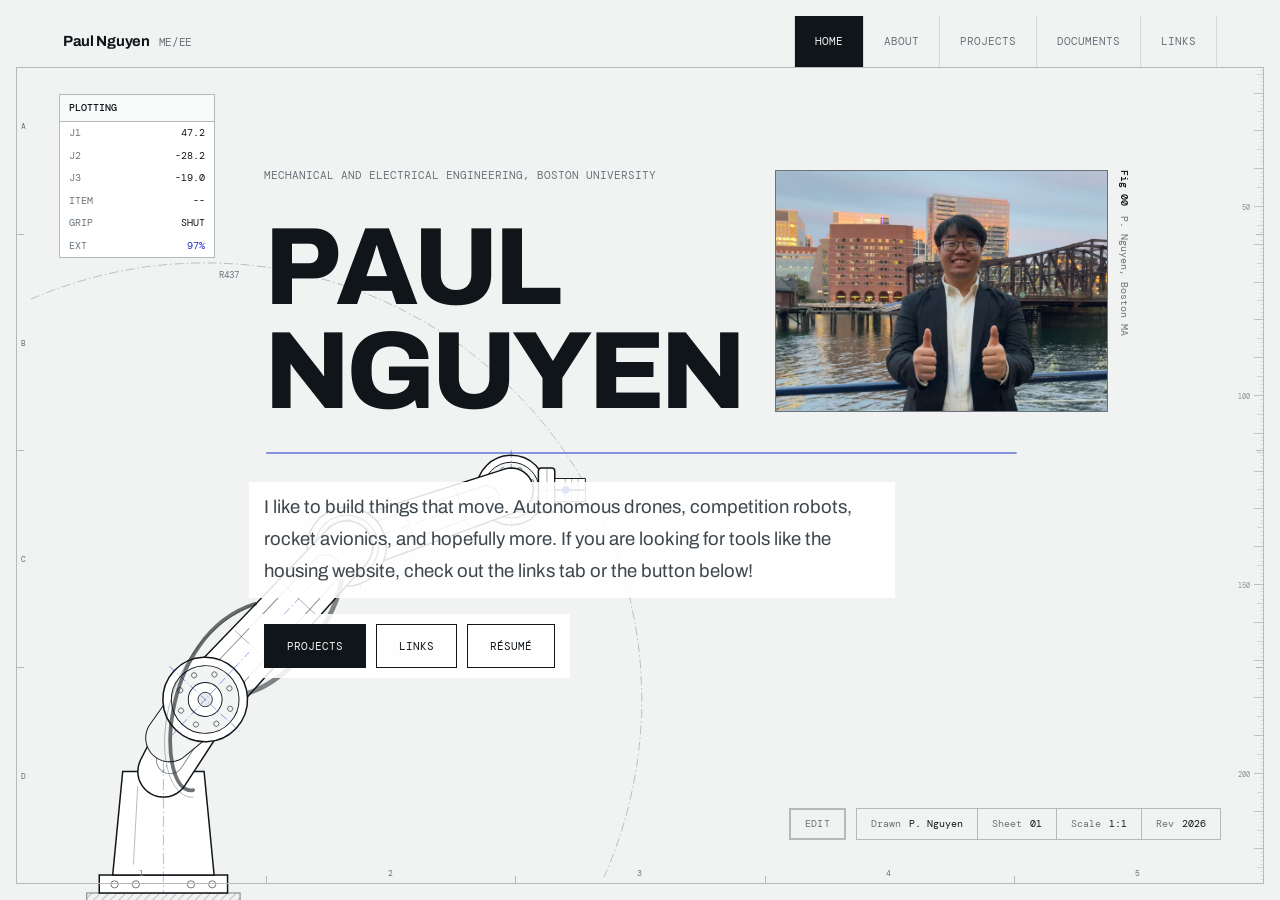
<file: index.html>
<!DOCTYPE html>
<html lang="en">
<head>
<meta charset="UTF-8">
<meta name="viewport" content="width=device-width, initial-scale=1.0">
<title>Paul Nguyen</title>
<meta name="description" content="Paul Nguyen. Mechanical and electrical engineering at Boston University. Rocket structures, autonomous drones, competition robots, and a shelf of browser tools.">
<link rel="preconnect" href="https://fonts.googleapis.com">
<link rel="preconnect" href="https://fonts.gstatic.com" crossorigin>
<link href="https://fonts.googleapis.com/css2?family=Archivo:wght@400..800&family=DM+Mono:wght@400;500&display=swap" rel="stylesheet">
<link rel="stylesheet" href="assets/styles.css">
<link rel="icon" href="assets/favicon.svg" type="image/svg+xml">
<link rel="alternate icon" href="assets/favicon.ico" sizes="32x32">
<link rel="apple-touch-icon" href="assets/apple-touch-icon.png">
</head>
<body data-page="home">

<div class="frame" id="frame" aria-hidden="true"></div>

<div class="stage" id="stage" aria-hidden="true">
  <svg id="arm" xmlns="http://www.w3.org/2000/svg">
    <defs>
      <pattern id="hatch" width="6" height="6" patternUnits="userSpaceOnUse" patternTransform="rotate(45)">
        <line x1="0" y1="0" x2="0" y2="6" stroke="#10151A" stroke-width=".8"/>
      </pattern>
    </defs>
    <g id="gEnv"></g>
    <g id="gBase"></g>
    <g id="gChain"></g>
    <g id="gStrut"></g>
  </svg>
</div>

<div class="note">
  <b id="nMode">idle</b>
  <dl>
    <dt>J1</dt><dd id="nJ1">0.0</dd>
    <dt>J2</dt><dd id="nJ2">0.0</dd>
    <dt>J3</dt><dd id="nJ3">0.0</dd>
    <dt>ITEM</dt><dd id="nI">--</dd>
    <dt>GRIP</dt><dd id="nP">OPEN</dd>
    <dt>EXT</dt><dd id="nR" class="m">0%</dd>
  </dl>
</div>

<header class="bar">
  <a class="brand" href="index.html">Paul Nguyen <s>ME/EE</s></a>
  <nav class="tabs" id="tabs" aria-label="Sections"></nav>
</header>

<main class="shell" id="shell">

  <section class="view on" data-view="home">
    <div class="hero">
      <div class="htop">
      <div class="hrow">
        <div class="hcol">
          <div class="over">Mechanical and electrical engineering, Boston University</div>
          <h1><span><i>P</i><i>A</i><i>U</i><i>L</i></span><span><i>N</i><i>G</i><i>U</i><i>Y</i><i>E</i><i>N</i></span></h1>
        </div>
        <figure class="fig me">
          <div class="plate">
            <img src="assets/paul-portrait.jpg" alt="Paul Nguyen" loading="lazy">
            <span class="fn">assets/paul-portrait.jpg</span>
          </div>
          <figcaption class="cap"><b>Fig 00</b>P. Nguyen, Boston MA</figcaption>
        </figure>
      </div>
      <svg class="ruleplot" id="plot" viewBox="0 0 200 22" preserveAspectRatio="none"><path id="plotPath" d="M 0.5 11 L 199.5 11"/></svg>
      </div>
      <p>I like to build things that move. Autonomous drones, competition robots, rocket avionics, and hopefully more. If you are looking for tools like the housing website, check out the links tab or the button below!</p>
      <div class="go">
        <a href="projects.html">Projects</a>
        <a class="alt" href="links.html">Links</a>
        <a class="alt" href="documents.html">Résumé</a>
      </div>
    </div>
  </section>

</main>

<div class="titleblock">
  <div class="tbrow">
    <div class="edit">
      <button id="editOn" type="button" aria-pressed="false">Edit</button>
      <button id="editReset" type="button" hidden>Reset</button>
    </div>
    <div>
    <span><em>Drawn</em>P. Nguyen</span>
    <span><em>Sheet</em><i id="tbSheet" style="font-style:normal">01</i></span>
    <span><em>Scale</em>1:1</span>
    <span><em>Rev</em><i id="tbYear" style="font-style:normal"></i></span>
    </div>
  </div>
</div>

<script src="assets/content.js"></script>
<script src="assets/site.js"></script>
<script src="assets/arm.js"></script>
<script src="assets/letters.js"></script>
</body>
</html>
</file>
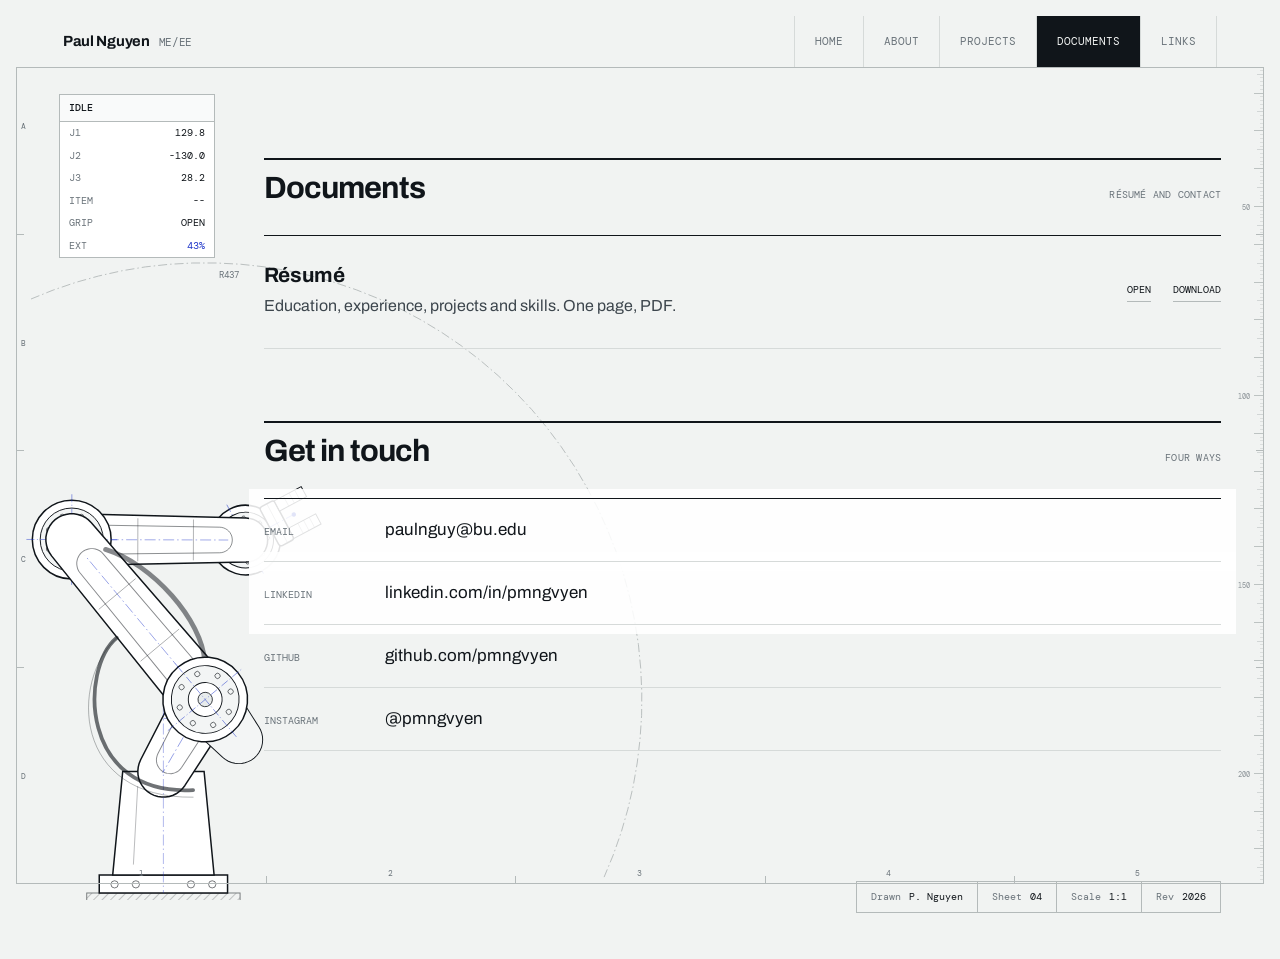
<file: documents.html>
<!DOCTYPE html>
<html lang="en">
<head>
<meta charset="UTF-8">
<meta name="viewport" content="width=device-width, initial-scale=1.0">
<title>Documents · Paul Nguyen</title>
<meta name="description" content="Resume and documents for Paul Nguyen, mechanical and electrical engineering at Boston University.">
<link rel="preconnect" href="https://fonts.googleapis.com">
<link rel="preconnect" href="https://fonts.gstatic.com" crossorigin>
<link href="https://fonts.googleapis.com/css2?family=Archivo:wght@400..800&family=DM+Mono:wght@400;500&display=swap" rel="stylesheet">
<link rel="stylesheet" href="assets/styles.css">
<link rel="icon" href="assets/favicon.svg" type="image/svg+xml">
<link rel="alternate icon" href="assets/favicon.ico" sizes="32x32">
<link rel="apple-touch-icon" href="assets/apple-touch-icon.png">
</head>
<body data-page="docs">

<div class="frame" id="frame" aria-hidden="true"></div>

<div class="stage" id="stage" aria-hidden="true">
  <svg id="arm" xmlns="http://www.w3.org/2000/svg">
    <defs>
      <pattern id="hatch" width="6" height="6" patternUnits="userSpaceOnUse" patternTransform="rotate(45)">
        <line x1="0" y1="0" x2="0" y2="6" stroke="#10151A" stroke-width=".8"/>
      </pattern>
    </defs>
    <g id="gEnv"></g>
    <g id="gBase"></g>
    <g id="gChain"></g>
    <g id="gStrut"></g>
  </svg>
</div>

<div class="note">
  <b id="nMode">idle</b>
  <dl>
    <dt>J1</dt><dd id="nJ1">0.0</dd>
    <dt>J2</dt><dd id="nJ2">0.0</dd>
    <dt>J3</dt><dd id="nJ3">0.0</dd>
    <dt>ITEM</dt><dd id="nI">--</dd>
    <dt>GRIP</dt><dd id="nP">OPEN</dd>
    <dt>EXT</dt><dd id="nR" class="m">0%</dd>
  </dl>
</div>

<header class="bar">
  <a class="brand" href="index.html">Paul Nguyen <s>ME/EE</s></a>
  <nav class="tabs" id="tabs" aria-label="Sections"></nav>
</header>

<main class="shell" id="shell">

  <section class="view on" data-view="docs">
    <div class="band"><h2>Documents</h2><span class="tag">Résumé and contact</span></div>

    <div class="file" data-target>
      <div>
        <h3>Résumé</h3>
        <p>Education, experience, projects and skills. One page, PDF.</p>
      </div>
      <div class="out">
        <a data-resume="view" href="#" target="_blank" rel="noopener">Open</a>
        <a data-resume="dl" href="#" download="Paul-Nguyen-Resume.pdf">Download</a>
      </div>
    </div>

    <div class="band" style="margin-top:72px"><h2>Get in touch</h2><span class="tag">Four ways</span></div>
    <div class="reach">
      <a href="mailto:paulnguy@bu.edu" data-target><span class="k">Email</span><span class="v">paulnguy@bu.edu</span></a>
      <a href="https://www.linkedin.com/in/pmngvyen/" target="_blank" rel="noopener" data-target><span class="k">LinkedIn</span><span class="v">linkedin.com/in/pmngvyen</span></a>
      <a href="https://github.com/pmngvyen" target="_blank" rel="noopener" data-target><span class="k">GitHub</span><span class="v">github.com/pmngvyen</span></a>
      <a href="https://instagram.com/pmngvyen/" target="_blank" rel="noopener" data-target><span class="k">Instagram</span><span class="v">@pmngvyen</span></a>
    </div>
  </section>

</main>

<div class="titleblock">
  <div>
    <span><em>Drawn</em>P. Nguyen</span>
    <span><em>Sheet</em><i id="tbSheet" style="font-style:normal">01</i></span>
    <span><em>Scale</em>1:1</span>
    <span><em>Rev</em><i id="tbYear" style="font-style:normal"></i></span>
  </div>
</div>

<script src="assets/content.js"></script>
<script src="assets/site.js"></script>
<script src="assets/arm.js"></script>
</body>
</html>
</file>
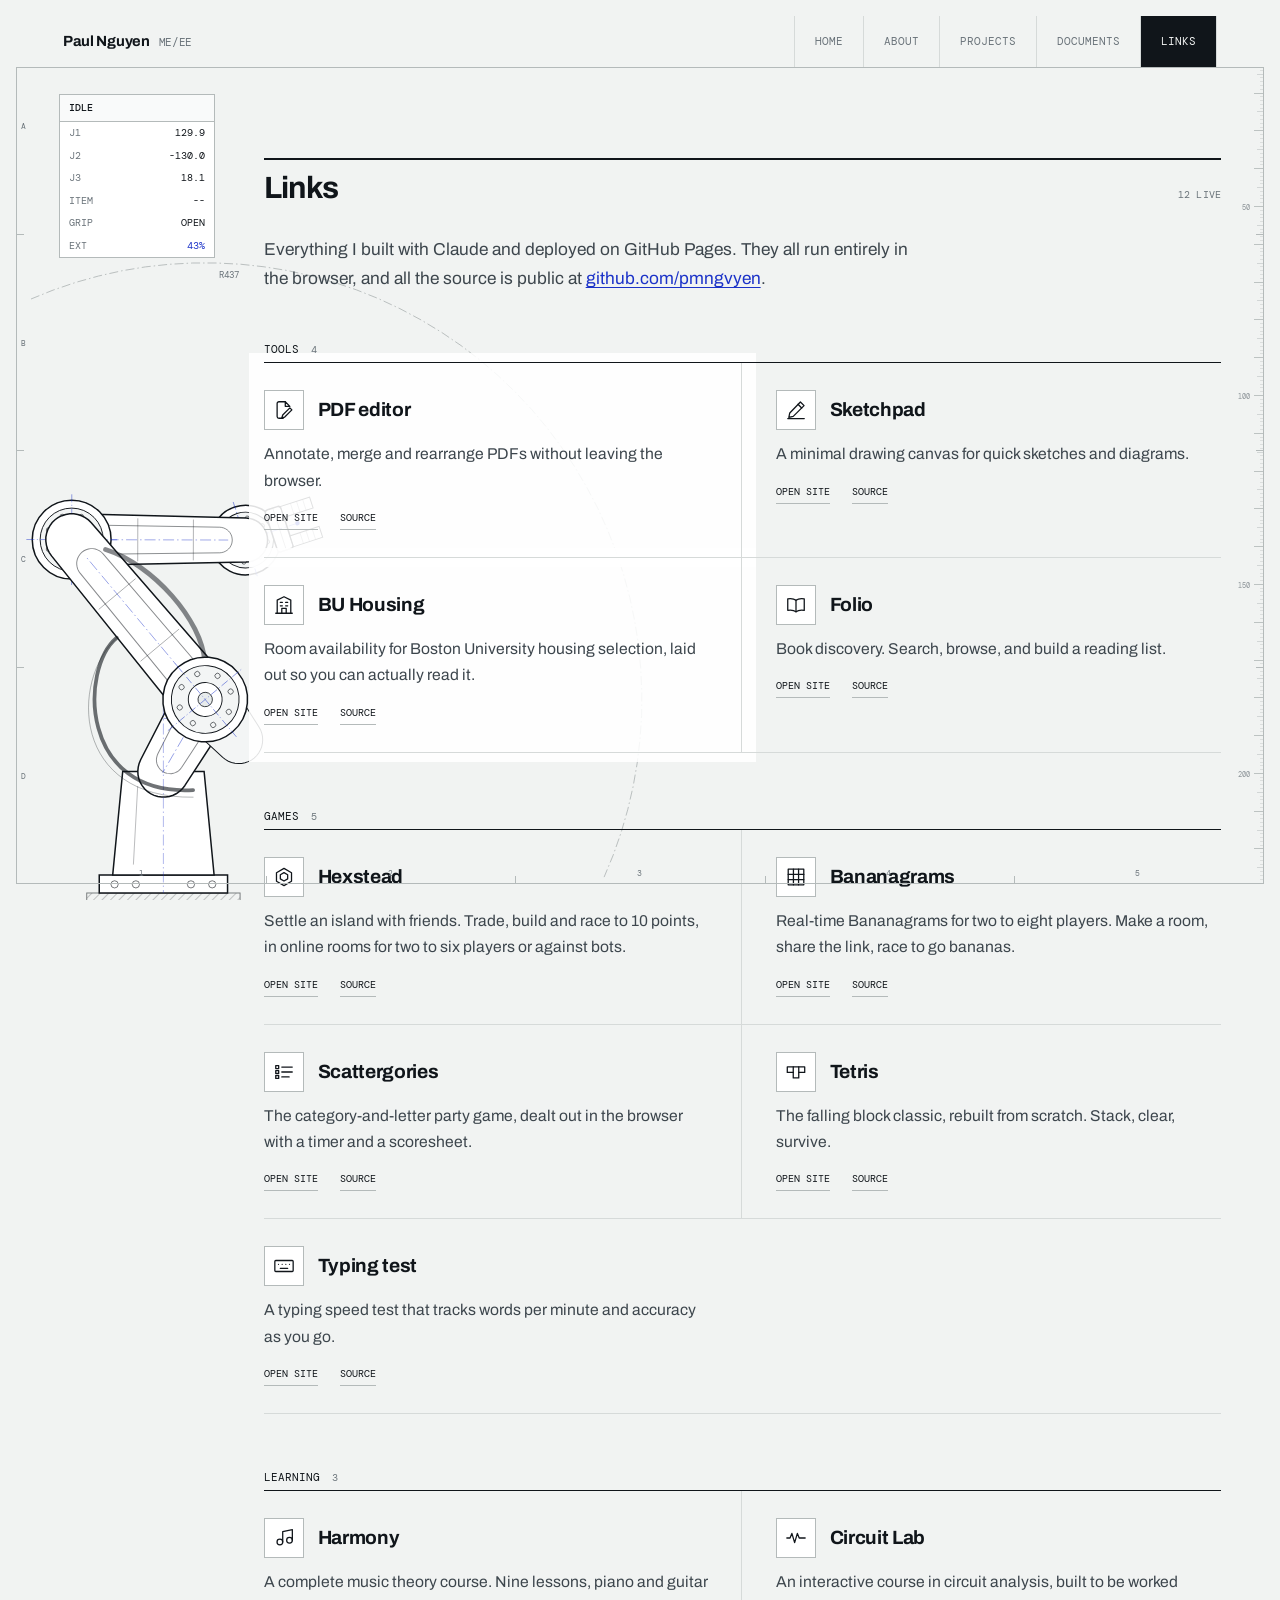
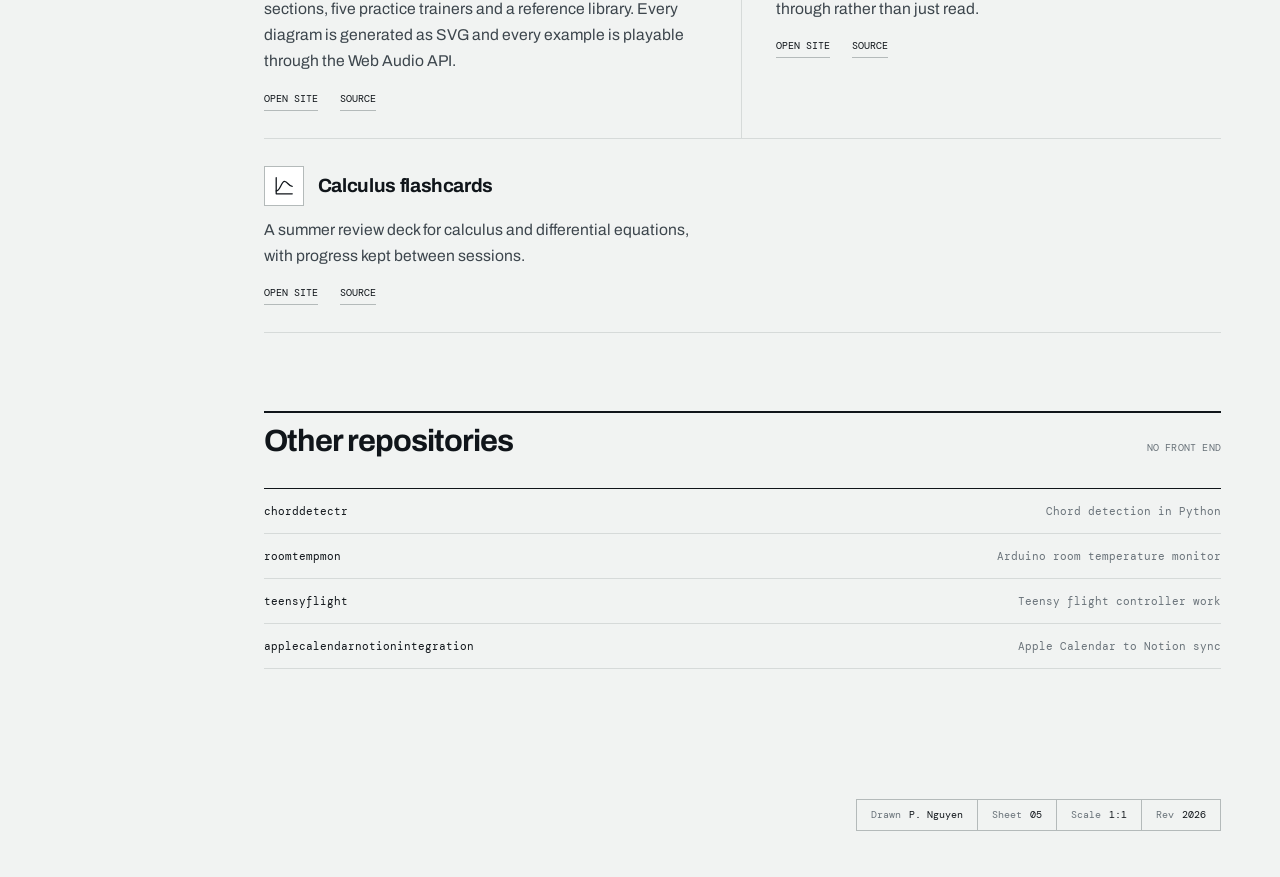
<file: links.html>
<!DOCTYPE html>
<html lang="en">
<head>
<meta charset="UTF-8">
<meta name="viewport" content="width=device-width, initial-scale=1.0">
<title>Links · Paul Nguyen</title>
<meta name="description" content="Browser tools and games built and deployed by Paul Nguyen, with source on GitHub.">
<link rel="preconnect" href="https://fonts.googleapis.com">
<link rel="preconnect" href="https://fonts.gstatic.com" crossorigin>
<link href="https://fonts.googleapis.com/css2?family=Archivo:wght@400..800&family=DM+Mono:wght@400;500&display=swap" rel="stylesheet">
<link rel="stylesheet" href="assets/styles.css">
<link rel="icon" href="assets/favicon.svg" type="image/svg+xml">
<link rel="alternate icon" href="assets/favicon.ico" sizes="32x32">
<link rel="apple-touch-icon" href="assets/apple-touch-icon.png">
</head>
<body data-page="apps">

<div class="frame" id="frame" aria-hidden="true"></div>

<div class="stage" id="stage" aria-hidden="true">
  <svg id="arm" xmlns="http://www.w3.org/2000/svg">
    <defs>
      <pattern id="hatch" width="6" height="6" patternUnits="userSpaceOnUse" patternTransform="rotate(45)">
        <line x1="0" y1="0" x2="0" y2="6" stroke="#10151A" stroke-width=".8"/>
      </pattern>
    </defs>
    <g id="gEnv"></g>
    <g id="gBase"></g>
    <g id="gChain"></g>
    <g id="gStrut"></g>
  </svg>
</div>

<div class="note">
  <b id="nMode">idle</b>
  <dl>
    <dt>J1</dt><dd id="nJ1">0.0</dd>
    <dt>J2</dt><dd id="nJ2">0.0</dd>
    <dt>J3</dt><dd id="nJ3">0.0</dd>
    <dt>ITEM</dt><dd id="nI">--</dd>
    <dt>GRIP</dt><dd id="nP">OPEN</dd>
    <dt>EXT</dt><dd id="nR" class="m">0%</dd>
  </dl>
</div>

<header class="bar">
  <a class="brand" href="index.html">Paul Nguyen <s>ME/EE</s></a>
  <nav class="tabs" id="tabs" aria-label="Sections"></nav>
</header>

<main class="shell" id="shell">

  <section class="view on" data-view="apps">
    <div class="band"><h2>Links</h2><span class="tag" id="an"></span></div>
    <p class="lede">Everything I built with Claude and deployed on GitHub Pages. They all run entirely in the browser, and all the source is public at <a href="https://github.com/pmngvyen" target="_blank" rel="noopener">github.com/pmngvyen</a>.</p>
    <div id="cat"></div>

    <div class="band" style="margin-top:78px"><h2>Other repositories</h2><span class="tag">No front end</span></div>
    <div class="plain" id="plain"></div>
  </section>

</main>

<div class="titleblock">
  <div>
    <span><em>Drawn</em>P. Nguyen</span>
    <span><em>Sheet</em><i id="tbSheet" style="font-style:normal">01</i></span>
    <span><em>Scale</em>1:1</span>
    <span><em>Rev</em><i id="tbYear" style="font-style:normal"></i></span>
  </div>
</div>

<script src="assets/content.js"></script>
<script src="assets/site.js"></script>
<script src="assets/arm.js"></script>
</body>
</html>
</file>
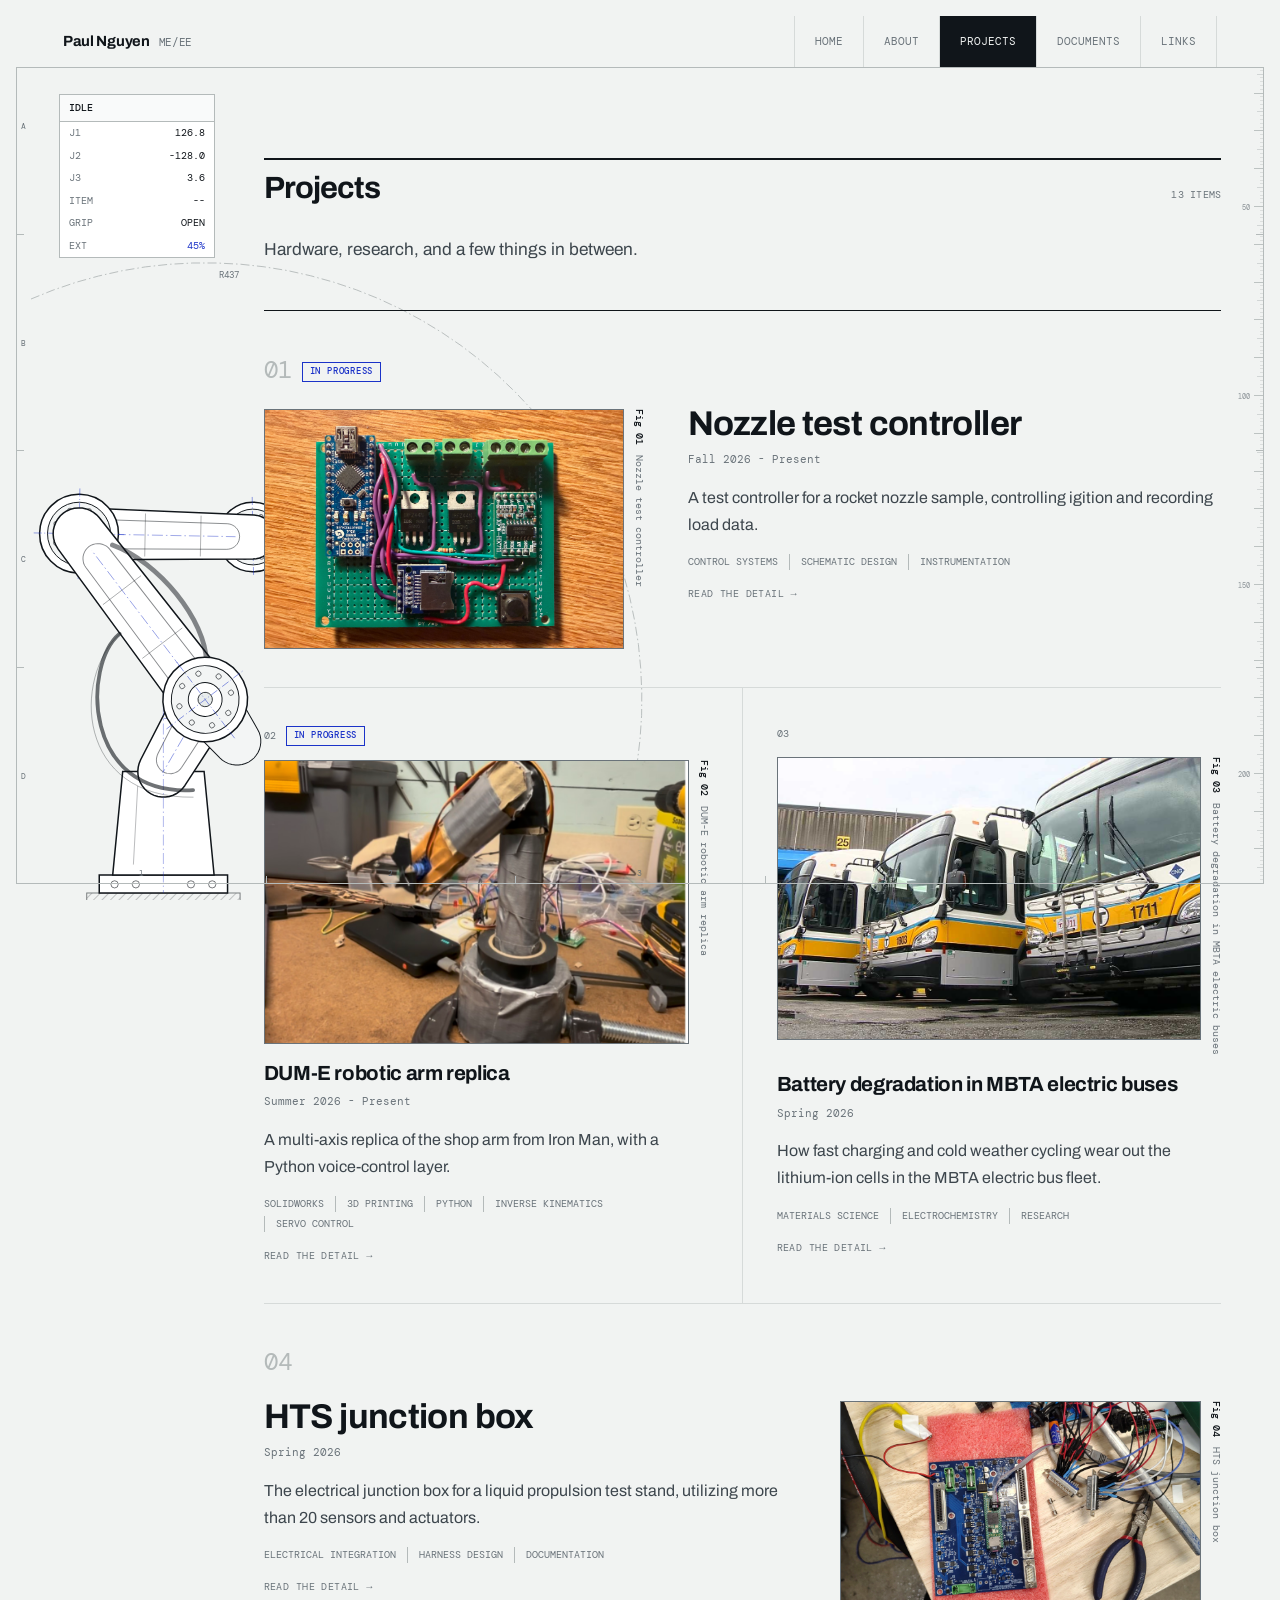
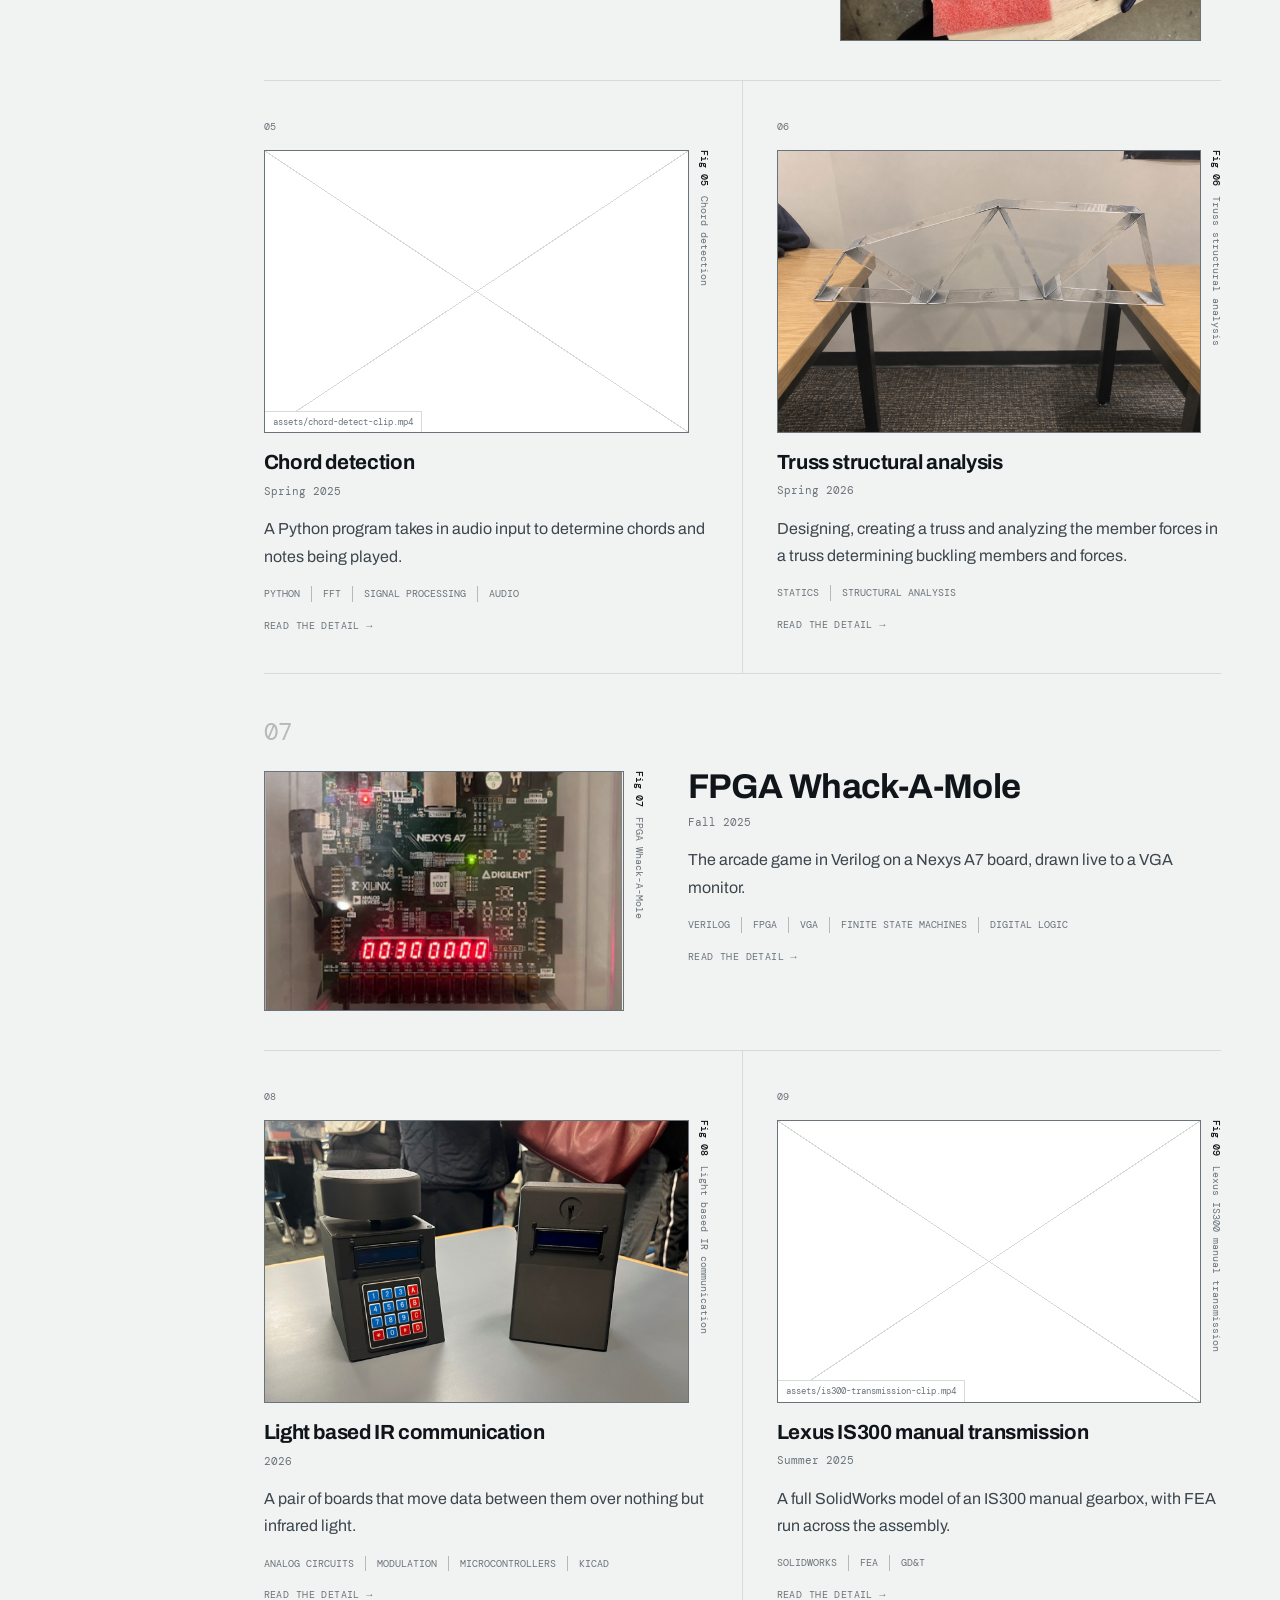
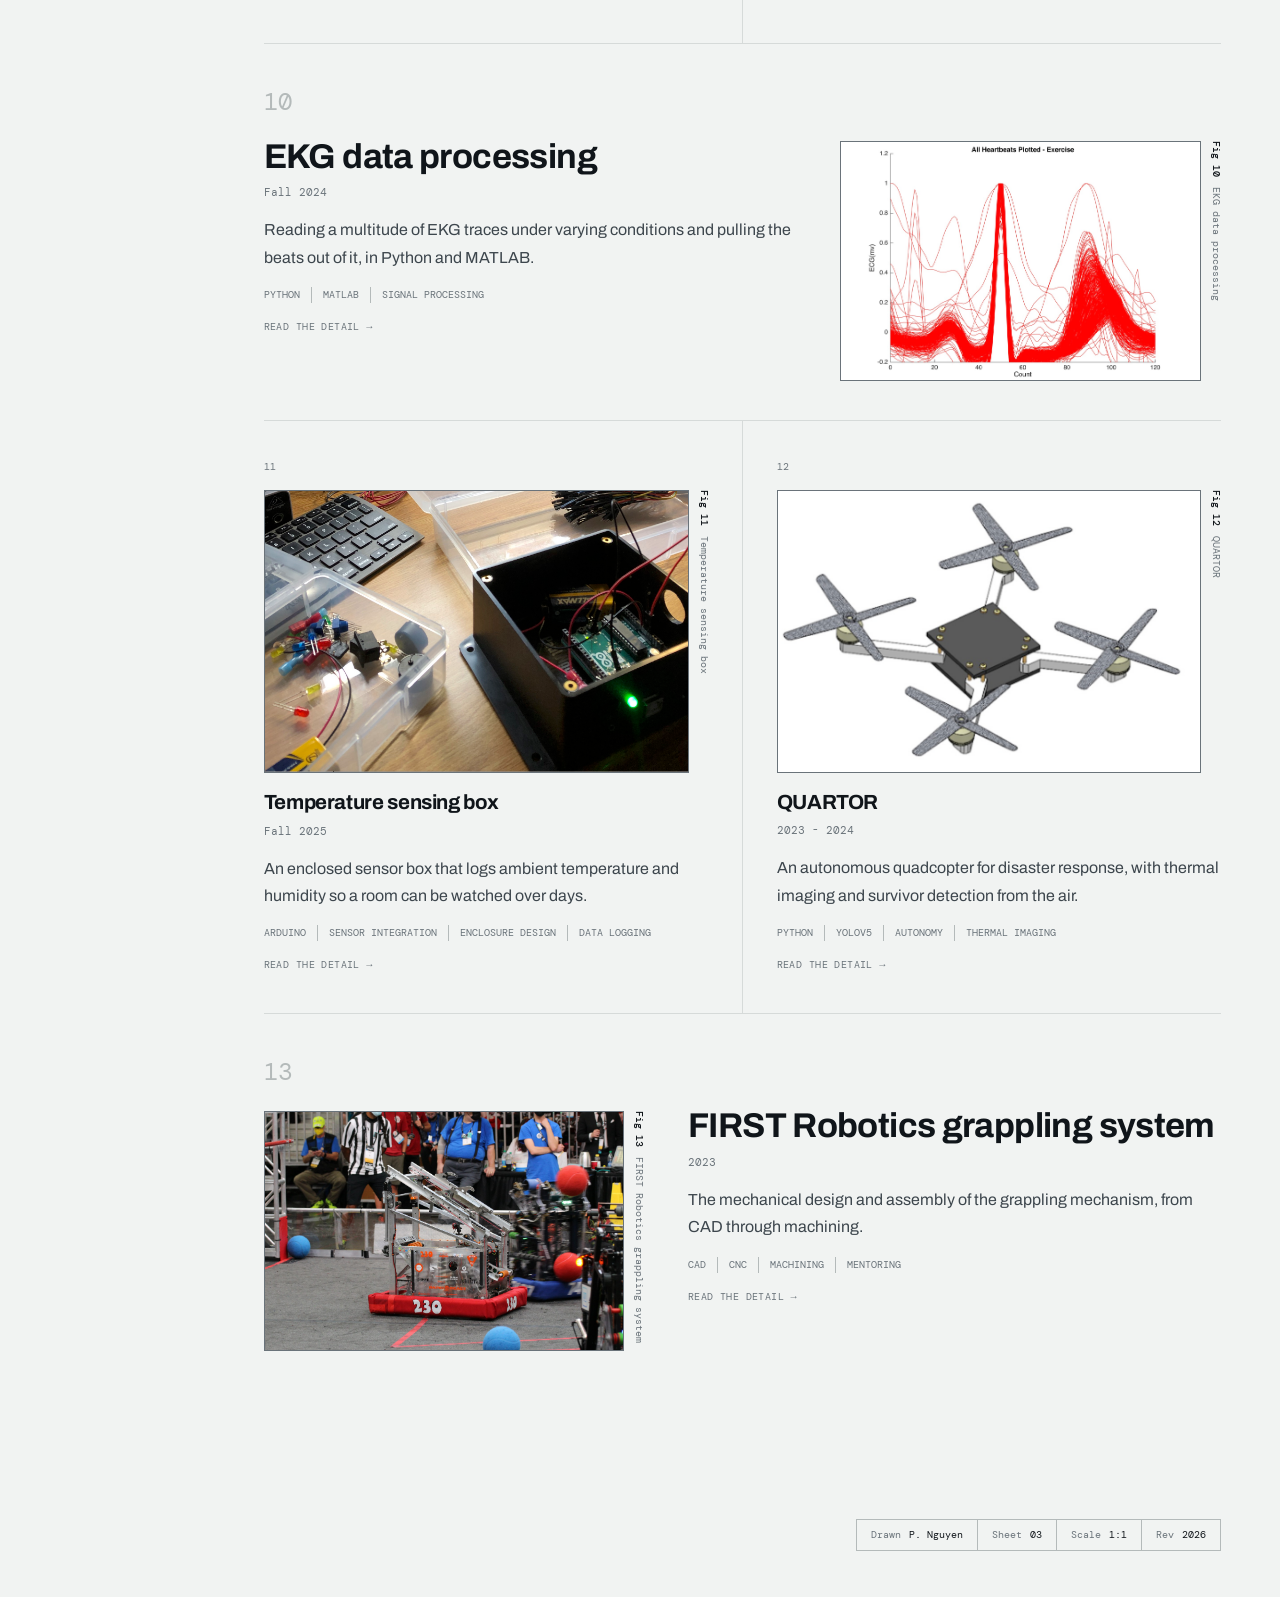
<file: projects.html>
<!DOCTYPE html>
<html lang="en">
<head>
<meta charset="UTF-8">
<meta name="viewport" content="width=device-width, initial-scale=1.0">
<title>Projects · Paul Nguyen</title>
<meta name="description" content="Projects by Paul Nguyen: a DUM-E arm replica, rocket test stand electronics, battery research, an autonomous quadcopter and more.">
<link rel="preconnect" href="https://fonts.googleapis.com">
<link rel="preconnect" href="https://fonts.gstatic.com" crossorigin>
<link href="https://fonts.googleapis.com/css2?family=Archivo:wght@400..800&family=DM+Mono:wght@400;500&display=swap" rel="stylesheet">
<link rel="stylesheet" href="assets/styles.css">
<link rel="icon" href="assets/favicon.svg" type="image/svg+xml">
<link rel="alternate icon" href="assets/favicon.ico" sizes="32x32">
<link rel="apple-touch-icon" href="assets/apple-touch-icon.png">
</head>
<body data-page="projects">

<div class="frame" id="frame" aria-hidden="true"></div>

<dialog class="sheet" id="projDlg" aria-labelledby="dlgTitle">
  <div class="sheet-head">
    <span class="sheet-no" id="dlgNo" aria-live="polite"></span>
    <button class="sheet-x" id="dlgX" type="button" aria-label="Close">&#215;</button>
  </div>
  <button class="sheet-b prev" id="dlgPrev" type="button" aria-label="Previous project">&#8249;</button>
  <button class="sheet-b next" id="dlgNext" type="button" aria-label="Next project">&#8250;</button>
  <div class="sheet-body">
    <div class="sheet-grid">
      <div class="sheet-fig" id="dlgFig"></div>
      <div class="sheet-tx">
        <h3 id="dlgTitle"></h3>
        <div class="who" id="dlgWho"></div>
        <div class="when" id="dlgWhen"></div>
        <p id="dlgBody"></p>
        <div class="spec" id="dlgSpec"></div>
        <div class="out" id="dlgOut"></div>
      </div>
    </div>
  </div>
</dialog>

<dialog class="lens" id="lens" aria-label="Enlarged view">
  <div class="lens-head">
    <span id="lensCap"></span>
    <span class="lens-no" id="lensNo"></span>
    <button class="lens-x" id="lensX" type="button" aria-label="Close">&#215;</button>
  </div>
  <div class="lens-wrap">
    <div class="lens-box" id="lensBox"></div>
    <button class="sheet-b prev" id="lensPrev" type="button" aria-label="Previous picture">&#8249;</button>
    <button class="sheet-b next" id="lensNext" type="button" aria-label="Next picture">&#8250;</button>
  </div>
</dialog>

<div class="stage" id="stage" aria-hidden="true">
  <svg id="arm" xmlns="http://www.w3.org/2000/svg">
    <defs>
      <pattern id="hatch" width="6" height="6" patternUnits="userSpaceOnUse" patternTransform="rotate(45)">
        <line x1="0" y1="0" x2="0" y2="6" stroke="#10151A" stroke-width=".8"/>
      </pattern>
    </defs>
    <g id="gEnv"></g>
    <g id="gBase"></g>
    <g id="gChain"></g>
    <g id="gStrut"></g>
  </svg>
</div>

<div class="note">
  <b id="nMode">idle</b>
  <dl>
    <dt>J1</dt><dd id="nJ1">0.0</dd>
    <dt>J2</dt><dd id="nJ2">0.0</dd>
    <dt>J3</dt><dd id="nJ3">0.0</dd>
    <dt>ITEM</dt><dd id="nI">--</dd>
    <dt>GRIP</dt><dd id="nP">OPEN</dd>
    <dt>EXT</dt><dd id="nR" class="m">0%</dd>
  </dl>
</div>

<header class="bar">
  <a class="brand" href="index.html">Paul Nguyen <s>ME/EE</s></a>
  <nav class="tabs" id="tabs" aria-label="Sections"></nav>
</header>

<main class="shell" id="shell">

  <section class="view on" data-view="projects">
    <div class="band"><h2>Projects</h2><span class="tag" id="pn"></span></div>
    <p class="lede">Hardware, research, and a few things in between.</p>
    <div class="plan" id="plan"></div>
  </section>

</main>

<div class="titleblock">
  <div>
    <span><em>Drawn</em>P. Nguyen</span>
    <span><em>Sheet</em><i id="tbSheet" style="font-style:normal">01</i></span>
    <span><em>Scale</em>1:1</span>
    <span><em>Rev</em><i id="tbYear" style="font-style:normal"></i></span>
  </div>
</div>

<script src="assets/content.js"></script>
<script src="assets/site.js"></script>
<script src="assets/arm.js"></script>
</body>
</html>
</file>
<file: assets/styles.css>
/* ===========================================================
   SHEET TOKENS
   =========================================================== */
:root{
  color-scheme: light;

  --paper:  #F1F3F2;
  --sheet:  #F9FAFA;
  --white:  #FFFFFF;

  --ink:    #10151A;
  --ink-2:  #3D464D;
  --ink-3:  #6A737A;

  --rule:   #D6DAD9;
  --rule-2: #B4BABA;

  --mark:   #1B32C8;
  --hover:  #FFFFFF;

  --mono: 'DM Mono', ui-monospace, 'SFMono-Regular', Menlo, Consolas, monospace;
  --sans: 'Archivo', system-ui, -apple-system, 'Segoe UI', Helvetica, sans-serif;

  --bar: 52px;
  --inset: 16px;
  --pad: clamp(22px, 4.6vw, 62px);
  --lane: 0px;
}
@media (min-width: 920px){ :root{ --lane: clamp(150px, 16vw, 250px); } }

*{ box-sizing: border-box; margin: 0; padding: 0; border-radius: 0; }

body{
  background: var(--paper);
  color: var(--ink);
  font-family: var(--sans);
  font-size: 16px;
  line-height: 1.66;
  min-height: 100vh;
  overflow-x: hidden;
  -webkit-font-smoothing: antialiased;
}
body::before{
  content:"";
  position: fixed; top: 0; left: 0; right: 0;
  height: var(--inset);
  background: var(--paper);
  z-index: 44;
}

a{ color: inherit; }
::selection{ background: var(--mark); color: #fff; }
:focus-visible{ outline: 2px solid var(--mark); outline-offset: 2px; }

/* ===========================================================
   DRAWING FRAME
   =========================================================== */
.frame{
  position: fixed;
  inset: var(--inset);
  border: 1px solid var(--rule-2);
  pointer-events: none;
  z-index: 40;
}
.frame i{
  position: absolute;
  font-family: var(--mono);
  font-size: 8px;
  color: var(--ink-3);
  font-style: normal;
}
@media (max-width: 919px){ :root{ --inset: 8px; } .frame i{ display: none; } }

/* ===========================================================
   TYPE
   =========================================================== */
h1,h2,h3{ font-family: var(--sans); line-height: 1.14; }
h1{ font-weight: 800; letter-spacing: -.045em; line-height: .95; }
h2{ font-weight: 700; letter-spacing: -.032em; }
h3{ font-weight: 700; letter-spacing: -.018em; }

.tag{
  font-family: var(--mono);
  font-size: .64rem;
  color: var(--ink-3);
  text-transform: uppercase;
  letter-spacing: .02em;
}

/* ===========================================================
   NAV
   =========================================================== */
.bar{
  position: fixed;
  top: var(--inset); left: var(--inset); right: var(--inset);
  height: var(--bar);
  display: flex; align-items: center; justify-content: space-between;
  gap: 14px;
  padding: 0 calc(var(--pad) - var(--inset) + 4px);
  background: var(--paper);
  border-bottom: 1px solid var(--rule-2);
  z-index: 45;
}

.brand{
  font-family: var(--sans);
  font-size: .92rem;
  font-weight: 700;
  letter-spacing: -.02em;
  text-decoration: none;
  white-space: nowrap;
  display: flex; align-items: baseline; gap: 9px;
}
.brand s{ text-decoration: none; color: var(--ink-3); font-weight: 400; font-family: var(--mono); font-size: .66rem; }

.tabs{ display: flex; align-items: stretch; overflow-x: auto; scrollbar-width: none; height: 100%; }
.tabs::-webkit-scrollbar{ display: none; }

.tab{
  appearance: none; background: none; border: 0;
  display: flex; align-items: center;
  text-decoration: none;
  border-left: 1px solid var(--rule);
  font-family: var(--mono);
  font-size: .66rem;
  text-transform: uppercase;
  color: var(--ink-3);
  padding: 0 clamp(10px, 1.6vw, 20px);
  cursor: pointer;
  white-space: nowrap;
  transition: color .15s, background .15s;
}
.tab:last-child{ border-right: 1px solid var(--rule); }
.tab:hover{ color: var(--ink); background: var(--sheet); }
.tab[aria-current]{ color: var(--paper); background: var(--ink); }

/* ===========================================================
   ARM STAGE
   =========================================================== */
.stage{
  position: fixed;
  left: 0; right: 0; bottom: 0;
  height: 150px;
  z-index: 6;
  pointer-events: none;
  background: var(--paper);
  border-top: 1px solid var(--rule-2);
}
.stage svg{ width: 100%; height: 100%; display: block; }
@media (min-width: 920px){
  .stage{ top: 0; height: auto; z-index: 1; background: none; border-top: 0; }
}

.note{
  position: fixed;
  right: calc(var(--inset) + 10px); bottom: calc(var(--inset) + 10px);
  z-index: 7;
  background: var(--white);
  border: 1px solid var(--rule-2);
  font-family: var(--mono);
  font-size: .58rem;
  pointer-events: none;
  min-width: 132px;
}
@media (min-width: 920px){
  .note{
    left: var(--pad); right: auto;
    top: calc(var(--inset) + var(--bar) + 26px); bottom: auto;
    z-index: 3;
    font-size: .62rem;
    min-width: 156px;
  }
}
.note b{
  display: block; font-weight: 500;
  padding: 5px 9px;
  border-bottom: 1px solid var(--rule-2);
  background: var(--sheet);
  text-transform: uppercase;
}
.note dl{ display: grid; grid-template-columns: auto auto; }
.note dt, .note dd{ padding: 3px 9px; }
.note dt{ color: var(--ink-3); }
.note dd{ text-align: right; font-variant-numeric: tabular-nums; }
.note dd.m{ color: var(--mark); }

/* ===========================================================
   SHELL
   =========================================================== */
.shell{
  position: relative;
  z-index: 2;
  max-width: 1460px;
  margin: 0 auto;
  padding-top: calc(var(--inset) + var(--bar) + clamp(40px, 7vw, 92px));
  padding-bottom: 190px;
  padding-left: calc(var(--pad) + var(--lane));
  padding-right: var(--pad);
}
@media (min-width: 920px){ .shell{ padding-bottom: 130px; } }

.view{ display: none; }
.view.on{ display: block; }

.band{
  display: flex; align-items: baseline; gap: 16px;
  border-top: 2px solid var(--ink);
  padding-top: 10px;
  margin-bottom: 30px;
}
.band h2{ font-size: clamp(1.3rem, 2.4vw, 2rem); }
.band .tag{ margin-left: auto; white-space: nowrap; }

.lede{
  color: var(--ink-2);
  max-width: 66ch;
  font-size: 1.08rem;
  line-height: 1.72;
  margin-bottom: 46px;
}
.lede a{ color: var(--mark); text-decoration: underline; text-underline-offset: 3px; text-decoration-thickness: 1px; }

/* ===========================================================
   HOME
   =========================================================== */
.hero{
  min-height: max(430px, calc(100vh - 380px));
  display: flex; flex-direction: column; justify-content: center;
  /* named once so the plate beside the name can be cut from the same figure */
  --title: clamp(2.5rem, 8.6vw, 7.4rem);
}
.hero .hcol{ min-width: 0; }
.hero .me{ margin: 30px 0 0; width: 100%; max-width: 380px; }
.hero .me .plate{ aspect-ratio: 3 / 2; }

/* The name and the portrait share a row and sit on the same baseline, so the
   rule beneath can run straight across under both of them rather than stopping
   where the text stops. The name column is only as wide as the name itself and
   the pair is packed to the left, so the plate sits right beside it instead of
   being pushed out to the far edge of the sheet. */
@media (min-width: 1000px){
  /* The rule is only as long as the thing it sits under, so the top block
     sizes to its own content rather than stretching across the sheet. */
  .hero .htop{ align-self: start; width: max-content; max-width: 100%; }

  /* Two columns, two rows. The strapline keeps the first row to itself and the
     name and the plate share the second, so the plate can be sized against the
     name alone rather than against the name plus the line above it, which is
     what used to leave it standing proud of the title. The column that holds
     the text is dissolved into the row rather than nested inside it, so both
     of its children become cells of this grid. */
  .hero .hrow{
    display: grid;
    grid-template-columns: minmax(0, max-content) clamp(250px, 26vw, 382px);
    grid-template-rows: auto auto;
    justify-content: start;
    align-items: end;
    column-gap: clamp(22px, 2.6vw, 40px);
  }
  .hero .hcol{ display: contents; }
  .hero .over{ grid-column: 1; grid-row: 1; min-width: 0; }
  .hero h1{ grid-column: 1; grid-row: 2; min-width: 0; }

  /* Stretched to the name's height with its ratio released, so the picture and
     the title begin and end on the same two lines. */
  /* The plate runs the full height of the text beside it, from the cap line of
     the strapline down to the name's baseline, so both columns of the block
     start and stop together. A line of type is taller than the letters in it,
     so each end is inset by the air the line box carries: a flat 3px under the
     strapline's box, and about .108em of the title above its own baseline. */
  .hero .me{
    grid-column: 2; grid-row: 1 / -1;
    max-width: none; position: relative;
    align-self: stretch;
    margin: 3px 0 calc(var(--title) * .108);
  }
  /* The picture is lifted out of the flow and pinned to the cell, so its own
     proportions cannot push the row taller than the name that sets it. */
  .hero .me .plate{ position: absolute; inset: 0; aspect-ratio: auto; }

  /* Captioned like every other plate, but lifted out of the flow here so the
     rule beneath still ends at the plate's edge rather than the caption's. */
  .hero .me .cap{
    position: absolute; left: 100%; top: 0; bottom: 0;
    margin-left: 11px;
    white-space: nowrap;
  }
}

/* A scale down the right edge of the sheet, in real millimetres, as fine as a
   rule on a drawing and meant to be noticed only when looked for. */
.frame u{
  position: absolute;
  right: 0;
  background: var(--rule-2);
  height: 1px;
}
.frame u.t{ opacity: .34; }
.frame u.f{ opacity: .5; }
.frame u.c{ opacity: .85; }
.frame b{
  position: absolute; right: 13px;
  font-family: var(--mono); font-size: 7px; font-weight: 400;
  color: var(--ink-3); opacity: .75;
}

.hero .over{
  font-family: var(--mono); font-size: .66rem;
  text-transform: uppercase; color: var(--ink-3);
  margin-bottom: clamp(18px, 3vw, 30px);
}
.hero h1{ font-size: var(--title); }
.hero h1 span{ display: block; }
.hero h1 i{ font-style: normal; display: inline-block; }
body.editing .hero h1 i{ cursor: grab; }
body.editing .hero h1 i.held{ color: var(--mark); cursor: grabbing; }

.ruleplot{ display: block; width: 100%; max-width: 760px; height: 22px; margin: 10px 0 28px; overflow: visible; }
@media (min-width: 1000px){ .hero .ruleplot{ max-width: none; margin-top: 18px; } }
.ruleplot path{ stroke: var(--mark); stroke-width: 1; fill: none; }

.hero p{
  max-width: 56ch;
  color: var(--ink-2);
  font-size: clamp(1.02rem, 1.5vw, 1.16rem);
  line-height: 1.72;
  margin-bottom: 36px;
}

.go{ display: flex; flex-wrap: wrap; gap: 10px; }
.go button, .go a{
  appearance: none; cursor: pointer;
  display: inline-block; text-decoration: none;
  font-family: var(--mono); font-size: .68rem;
  text-transform: uppercase;
  padding: 12px 22px;
  border: 1px solid var(--ink);
  background: var(--ink); color: var(--paper);
  transition: background .15s, color .15s, border-color .15s;
}
.go button.alt, .go a.alt{ background: none; color: var(--ink); }
.go button:hover, .go a:hover{ background: var(--mark); border-color: var(--mark); color: #fff; }

/* ===========================================================
   PROJECT SHEET
   =========================================================== */
.plan{ display: grid; grid-template-columns: 1fr; }

.job{
  border-top: 1px solid var(--rule);
  padding: clamp(24px, 3vw, 40px) 0;
  transition: background .15s;
}
.job:first-child{ border-top: 1px solid var(--ink); }

.jn{ font-family: var(--mono); font-size: .64rem; color: var(--ink-3); margin-bottom: 14px; }
.job:hover .jn{ color: var(--mark); }

.job h3{ margin-bottom: 8px; }
.job .when{ font-family: var(--mono); font-size: .66rem; color: var(--ink-3); margin-top: 3px; }
.job p{ color: var(--ink-2); font-size: 1rem; line-height: 1.7; margin-top: 15px; }
.job .fig{ margin-bottom: 18px; }

.feat{ --jt: clamp(1.45rem, 2.7vw, 2.15rem); }
.feat h3{ font-size: var(--jt); }
.half h3{ font-size: clamp(1.1rem, 1.6vw, 1.34rem); }
.feat .plate{ aspect-ratio: 3 / 2; }
.half .plate{ aspect-ratio: 3 / 2; }

@media (min-width: 1040px){
  .plan{ grid-template-columns: 1fr 1fr; }

  /* every third project runs the full width of the sheet, alternating the side
     its plate sits on, so the page does not read as one repeated block */
  .feat{
    grid-column: 1 / -1;
    display: grid;
    grid-template-columns: minmax(0, 5fr) minmax(0, 7fr);
    column-gap: clamp(26px, 3.4vw, 58px);
    /* the picture and the writing start together rather than the picture
       floating at the middle of a column it is not the same height as */
    align-items: start;
  }
  .feat .jn{
    grid-column: 1 / -1;
    font-size: clamp(1.25rem, 1.9vw, 1.8rem);
    color: var(--rule-2);
    margin-bottom: 14px;
  }
  .feat .fig{
    grid-column: 1; grid-row: 2; margin-bottom: 0;
    margin-top: calc(var(--jt) * .13);   /* down to the title's cap line */
  }
  .feat .jtx{ grid-column: 2; grid-row: 2; }
  .feat.flip{ grid-template-columns: minmax(0, 7fr) minmax(0, 5fr); }
  .feat.flip .fig{ grid-column: 2; }
  .feat.flip .jtx{ grid-column: 1; }

  .half{ padding-right: clamp(20px, 2.6vw, 44px); }
  .half.r{
    padding-right: 0;
    padding-left: clamp(20px, 2.6vw, 44px);
    border-left: 1px solid var(--rule);
  }
}

.spec{ margin-top: 16px; display: flex; flex-wrap: wrap; row-gap: 4px; }
.spec span{
  font-family: var(--mono); font-size: .6rem; text-transform: uppercase;
  color: var(--ink-3); padding: 0 11px; border-left: 1px solid var(--rule-2);
}
.spec span:first-child{ padding-left: 0; border-left: 0; }

/* ===========================================================
   CATALOG (web apps)
   =========================================================== */
.group{ margin-bottom: 54px; }
.group:last-child{ margin-bottom: 0; }
.gname{
  display: flex; align-items: baseline; gap: 12px;
  font-family: var(--mono); font-size: .68rem;
  text-transform: uppercase; color: var(--ink);
  margin-bottom: 4px;
}
.gname s{ text-decoration: none; color: var(--ink-3); font-size: .9em; }

.cat{ border-top: 1px solid var(--ink); }
@media (min-width: 1040px){
  .cat{ display: grid; grid-template-columns: 1fr 1fr; }
  .cat .item:nth-child(odd){ border-right: 1px solid var(--rule); padding-right: clamp(20px, 2.6vw, 38px); }
  .cat .item:nth-child(even){ padding-left: clamp(20px, 2.6vw, 38px); }
  /* a card left on its own at the end of a group takes the whole row */
  .cat .item:last-child:nth-child(odd){
    grid-column: 1 / -1;
    border-right: 0;
    padding-right: 0;
  }
}

.item{
  padding: clamp(19px, 2.2vw, 27px) 0;
  border-bottom: 1px solid var(--rule);
  transition: background .15s;
}
.item .head{ display: flex; align-items: center; gap: 14px; margin-bottom: 11px; }
.item .ic{
  width: 40px; height: 40px; flex-shrink: 0;
  border: 1px solid var(--rule-2);
  background: var(--white);
  color: var(--ink);
  display: grid; place-items: center;
  transition: border-color .15s, color .15s;
}
.item .ic svg{ width: 22px; height: 22px; display: block; }
.item:hover .ic{ border-color: var(--mark); color: var(--mark); }
.item h3 a{ text-decoration: none; transition: color .15s; }
.item:hover h3 a{ color: var(--mark); }
.item h3{ font-size: clamp(1.06rem, 1.5vw, 1.26rem); }
.item p{ color: var(--ink-2); font-size: .98rem; line-height: 1.68; margin-bottom: 16px; max-width: 50ch; }
.item .out{ display: flex; gap: 22px; }
.job .out{ display: flex; gap: 22px; margin-top: 18px; }
.item .out a, .file .out a, .job .out a{
  font-family: var(--mono); font-size: .64rem; text-transform: uppercase;
  text-decoration: none; color: var(--ink);
  border-bottom: 1px solid var(--rule-2);
  padding-bottom: 2px;
  transition: color .15s, border-color .15s;
}
.item .out a:hover, .file .out a:hover, .job .out a:hover{ color: var(--mark); border-color: var(--mark); }

.plain{ border-top: 1px solid var(--ink); }
.plain a{
  display: flex; justify-content: space-between; gap: 18px;
  padding: 13px 0; border-bottom: 1px solid var(--rule);
  text-decoration: none; transition: background .15s;
  font-family: var(--mono); font-size: .68rem;
}
.plain a:hover b{ color: var(--mark); }
.plain b{ font-weight: 400; transition: color .15s; }
.plain s{ text-decoration: none; color: var(--ink-3); text-align: right; }

/* ===========================================================
   ROWS (about)
   =========================================================== */
.sub{
  font-family: var(--mono); font-size: .68rem;
  text-transform: uppercase; color: var(--ink);
  margin: 58px 0 4px;
}
.sub:first-of-type{ margin-top: 0; }

.rows{ border-top: 1px solid var(--ink); }
.rows > div{
  display: grid;
  grid-template-columns: 12em minmax(0, 1fr);
  gap: 0 clamp(20px, 3vw, 44px);
  padding: clamp(18px, 2.2vw, 26px) 0;
  border-bottom: 1px solid var(--rule);
  transition: background .15s;
}
@media (max-width: 860px){
  .rows > div{ grid-template-columns: 1fr; gap: 9px; }
}
.rows .k{ font-family: var(--mono); font-size: .66rem; text-transform: uppercase; color: var(--ink-3); padding-top: .25em; }
.rows .v{ max-width: 68ch; font-size: 1.02rem; line-height: 1.72; }
.rows .v h3{ font-size: 1.22rem; margin-bottom: 4px; }
.rows .v .who{ font-family: var(--mono); font-size: .66rem; color: var(--mark); margin-bottom: 12px; }
.rows .v p{ color: var(--ink-2); }
.rows .v p + p{ margin-top: 11px; }
.rows .v .set{ color: var(--ink-2); }

/* Hovering a block lifts it to white and drops a mark in the margin beside
   it, the way a revision bar flags a changed row on a drawing. The wash on
   its own was an eight point lift on paper, which is near enough invisible;
   the bar is what actually tells you where you are. Both live on a layer
   behind the block rather than in its padding, so the rules, the text and
   the layout all stay exactly where they were. */
.rows > div, .item, .file, .reach a, .plain a, .job,
.skill, .tile{ position: relative; }
.rows > div::after, .item::after, .file::after,
.reach a::after, .plain a::after, .job::after,
.skill::after, .tile::after{
  content: "";
  position: absolute;
  inset: 0 -14px;
  z-index: -1;
  pointer-events: none;
  background: var(--hover);
  opacity: 0;
  transition: opacity .15s;
}
.rows > div:hover::after, .item:hover::after, .file:hover::after,
.reach a:hover::after, .plain a:hover::after, .job:hover::after,
.skill:hover::after, .tile:hover::after{ opacity: 1; }
/* the legend columns and the picture tiles sit in tight grids, so their wash
   bleeds less than a full width row's would and never reaches its neighbour */
.skill::after, .tile::after{ inset: -9px -10px; }

/* A section label belongs to what it labels. It takes the wash on its own
   hover and again whenever something inside the block beneath it is hovered,
   so a highlight in a section no longer stops short of the title above it and
   read as the wash being cut off rather than the section being picked out.
   These labels are already only as wide as their words, so the wash sits on
   them as a tab rather than running the width of the sheet. */
.sub, .gname{ position: relative; }
.sub::after, .gname::after{
  content: "";
  position: absolute;
  inset: -7px -12px;
  z-index: -1;
  pointer-events: none;
  background: var(--hover);
  opacity: 0;
  transition: opacity .15s;
}
.sub:hover::after, .gname:hover::after{ opacity: 1; }
/* kept as a rule of its own: a browser that does not know :has() drops the
   whole rule it appears in, and the plain hover above should survive that */
.sub:has(+ * > :hover)::after,
.gname:has(+ * > :hover)::after{ opacity: 1; }

/* text the arm is passing behind gets a translucent card, so it stays readable
   without hiding the drawing underneath it */
.vl{ position: relative; }
.vl::before{
  content: "";
  position: absolute;
  inset: -10px -15px;
  background: var(--white);
  opacity: 0;
  z-index: -1;
  pointer-events: none;
  transition: opacity .34s ease;
}
.vl.lit::before{ opacity: .87; }

/* blocks whose box is wider than their text, so the card hugs what it protects */
.hero .over, .hero h1, .go, .sub, .gname{ width: max-content; max-width: 100%; }

/* ===========================================================
   FIGURE PLATES
   =========================================================== */
.figs{ display: grid; gap: 20px; margin-bottom: 50px; }
@media (min-width: 820px){ .figs.two{ grid-template-columns: 1fr 1fr; } }

/* A tile says one line; the rest of the drawing opens on top of the sheet.
   Bordered, not floated: no shadow, nothing sliding in, it is simply there. */
.more{
  margin-top: 16px;
  font-family: var(--mono); font-size: .64rem;
  text-transform: uppercase; letter-spacing: .04em;
  color: var(--ink-3);
}
.job:hover .more, .job:focus-visible .more{ color: var(--mark); }
.job{ cursor: pointer; }
.job:focus-visible{ outline: 2px solid var(--mark); outline-offset: 3px; }

/* The sheet itself holds still and its body does the scrolling, so the head
   stays put and the two steps can stand against the sheet's own edges rather
   than drifting with the text. */
.sheet{
  width: min(920px, calc(100vw - 40px));
  max-height: min(860px, calc(100vh - 56px));
  margin: auto;
  overflow: visible;
  border: 1px solid var(--ink);
  background: var(--sheet);
  color: var(--ink);
  padding: 0;
}
/* the column is hung on [open] rather than on .sheet itself: a bare display
   here would beat the browser's own display:none for a shut dialog and leave
   the sheet laid out on the page behind everything */
.sheet[open]{ display: flex; flex-direction: column; }
.sheet-body{ flex: 1 1 auto; min-height: 0; overflow: auto; }
.sheet::backdrop{ background: rgba(241, 243, 242, .86); }

.sheet-head{
  flex: none;
  display: flex; align-items: center; justify-content: space-between;
  gap: 16px;
  padding: 13px clamp(18px, 3vw, 30px);
  border-bottom: 1px solid var(--ink);
  background: var(--white);
}
.sheet-no{
  font-family: var(--mono); font-size: .64rem;
  text-transform: uppercase; letter-spacing: .05em; color: var(--ink-3);
}
.sheet-x{
  appearance: none; cursor: pointer; line-height: 1;
  font-family: var(--mono); font-size: 1.05rem;
  width: 30px; height: 30px;
  border: 1px solid var(--rule-2); background: var(--white); color: var(--ink);
}
.sheet-x:hover{ border-color: var(--ink); background: var(--paper); }

/* A hand either side of the sheet, level with its middle, for stepping from
   one project to the next without leaving it. Drawn as the bare mark rather
   than a button: nothing to it but the stroke, which darkens under the
   pointer. The sheet gives up a little width from 640 up so they have paper
   of their own to stand on, clear of it; narrower than that there is none to
   spare and they tuck into the gutter inside the edge. */
.sheet-b{
  position: absolute;
  top: 50%; margin-top: -28px;
  z-index: 3;
  appearance: none; cursor: pointer; line-height: 1;
  font-family: var(--mono); font-size: 1.5rem;
  width: 30px; height: 56px;
  padding: 0; border: 0; background: none;
  color: var(--ink-3);
  transition: color .15s;
}
.sheet-b:hover{ color: var(--ink); }
.sheet-b.prev{ left: 0; }
.sheet-b.next{ right: 0; }
@media (min-width: 640px){
  .sheet{ width: min(920px, calc(100vw - 104px)); }
  .sheet-b.prev{ left: -36px; }
  .sheet-b.next{ right: -36px; }
}
.sheet-b:focus-visible, .sheet-x:focus-visible{
  outline: 2px solid var(--mark); outline-offset: 2px;
}

.sheet-grid{ display: grid; gap: clamp(20px, 3vw, 34px); padding: clamp(20px, 3vw, 34px); }
@media (min-width: 760px){
  .sheet-grid{ grid-template-columns: minmax(0, 1fr) minmax(0, 1.05fr); align-items: start; }
}
/* Where the steps tuck inside the sheet they are given a gutter of their own,
   so they stand beside the drawing and the text rather than over them. */
@media (max-width: 639px){
  .sheet-grid{ padding-left: 34px; padding-right: 34px; }
}
.sheet-fig .fig{ margin: 0; }

/* A project's photographs run as a strip pushed sideways, one view at a time,
   so a project can show more than the one picture its tile has room for. Each
   view takes the column whole, caption and all, rather than letting the next
   one show at the edge where it would crowd the caption: the count and the
   marks underneath are what say there is more, and they drive the strip. */
.shots{
  display: flex;
  gap: 12px;
  overflow-x: auto;
  overscroll-behavior-x: contain;
  scroll-snap-type: x mandatory;
  scrollbar-width: none;
}
.shots::-webkit-scrollbar{ display: none; }
.shots:focus-visible{ outline: 2px solid var(--mark); outline-offset: 4px; }
.shots > .fig{
  flex: 0 0 100%;
  scroll-snap-align: start;
  margin: 0;
}
.shots .plate{ aspect-ratio: 3 / 2; }

.shots-nav{
  display: flex; align-items: center; justify-content: space-between;
  gap: 16px; margin-top: 13px;
}
.shots-no{
  font-family: var(--mono); font-size: .6rem;
  letter-spacing: .05em; color: var(--ink-3);
}
.shots-no i{ font-style: normal; color: var(--ink); }

/* short rules rather than dots, in keeping with the rest of the sheet */
.shots-dots{ display: flex; gap: 8px; }
.shots-dots button{
  appearance: none; cursor: pointer; padding: 0; position: relative;
  width: 24px; height: 14px;
  border: 0; background: none;
}
.shots-dots button::after{
  content: "";
  position: absolute; left: 0; right: 0; top: 50%;
  border-top: 1px solid var(--rule-2);
}
.shots-dots button:hover::after{ border-top-color: var(--ink); }
.shots-dots button[aria-current="true"]::after{ border-top: 2px solid var(--mark); }
.shots-dots button:focus-visible{ outline: 2px solid var(--mark); outline-offset: 2px; }
.sheet-tx h3{ font-size: clamp(1.25rem, 2.4vw, 1.75rem); margin-bottom: 9px; }
.sheet-tx .who{ font-family: var(--mono); font-size: .66rem; color: var(--mark); }
.sheet-tx .when{ font-family: var(--mono); font-size: .66rem; color: var(--ink-3); margin-top: 3px; }
.sheet-tx p{ color: var(--ink-2); font-size: 1rem; line-height: 1.72; margin-top: 18px; }
.sheet-tx .out{ margin-top: 20px; }
.sheet-tx .out a{
  display: inline-block;
  font-family: var(--mono); font-size: .66rem;
  text-transform: uppercase; letter-spacing: .04em;
  color: var(--ink); text-decoration: none;
  padding: 9px 18px; border: 1px solid var(--ink);
}
.sheet-tx .out a:hover{ background: var(--ink); color: var(--paper); }

/* Capability, set as a row of columns the way a legend block is, so it does
   not read as another run of the same rows the sections above use. Columns
   are as many as fit, and each carries its own rule rather than sharing one. */
.skills{
  display: grid;
  grid-template-columns: repeat(auto-fit, minmax(158px, 1fr));
  gap: 30px 24px;
}
.skill{ min-width: 0; border-top: 1px solid var(--ink); padding-top: 11px; }
.skill h4{
  display: flex; gap: 9px; align-items: baseline;
  font-family: var(--mono); font-size: .62rem; font-weight: 500;
  text-transform: uppercase; letter-spacing: .035em; color: var(--ink);
}
.skill h4 i{ font-style: normal; color: var(--mark); }
.skill ul{ list-style: none; margin-top: 12px; }
.skill li{
  font-size: .86rem; line-height: 1.5; color: var(--ink-2);
  padding: 4px 0;
  border-bottom: 1px solid var(--rule);
}
.skill li:last-child{ border-bottom: 0; }

/* Interests: a run of plates in a few different sizes. The shapes come off
   the grid rather than off each tile, so the pattern keeps working whatever
   is in the list, and dense packing closes any hole a span would leave. */
.tiles{
  display: grid;
  grid-template-columns: repeat(2, 1fr);
  grid-auto-rows: minmax(112px, auto);
  grid-auto-flow: dense;
  gap: 16px;
  border-top: 1px solid var(--ink);
  padding-top: 20px;
}
@media (min-width: 720px){ .tiles{ grid-template-columns: repeat(4, 1fr); grid-auto-rows: minmax(132px, auto); gap: 18px; } }

.tile{ margin: 0; display: flex; flex-direction: column; min-width: 0; }
.tile .figwrap{ flex: 1; min-height: 76px; }
.tile .plate{ aspect-ratio: auto; }
.tile.wide{ grid-column: span 2; }
.tile.tall{ grid-row: span 2; }
.tile.big { grid-column: span 2; grid-row: span 2; }

.tnote{
  margin-top: 10px;
  font-size: .82rem; line-height: 1.5; color: var(--ink-2);
}

/* the opening paragraph and its plate run alongside each other */
@media (min-width: 1000px){
  .brief{
    display: grid;
    grid-template-columns: minmax(0, 1fr) clamp(220px, 24vw, 310px);
    align-items: start;
    column-gap: clamp(34px, 5vw, 66px);
  }
  .brief{ margin-bottom: 10px; }
  .brief .lede{ max-width: none; margin-bottom: 0; }
  /* 7px is the air the blurb's first line carries above its capitals, so the
     plate starts on the same line the reading does */
  .brief .figs{ margin-bottom: 0; margin-top: 7px; }
}

/* Every plate on the site is captioned the same way: the note stands on its
   side against the plate's right wall, the way it runs up the edge of a
   drawing. Turned like that it is a line wide rather than a line tall, and it
   sets its own column, so it never crowds the picture or runs off the sheet. */
.fig, .figwrap{
  margin: 0;
  display: grid;
  grid-template-columns: minmax(0, 1fr) auto;
  column-gap: 11px;
}
.plate{
  position: relative;
  /* a drawn outline rather than a faint one: every picture on the sheet reads
     as a framed detail view, the same weight wherever it appears */
  border: 1px solid var(--ink-3);
  background-color: var(--white);
  aspect-ratio: 4 / 3;
  overflow: hidden;
  background-image:
    linear-gradient(to bottom right, transparent calc(50% - .5px), var(--rule) calc(50% - .5px), var(--rule) calc(50% + .5px), transparent calc(50% + .5px)),
    linear-gradient(to bottom left,  transparent calc(50% - .5px), var(--rule) calc(50% - .5px), var(--rule) calc(50% + .5px), transparent calc(50% + .5px));
}
.plate img, .plate video{
  width: 100%; height: 100%; object-fit: cover; display: block;
  background: var(--white);
}
.plate .fn{
  position: absolute; left: 0; bottom: 0;
  font-family: var(--mono); font-size: .56rem; color: var(--ink-3);
  background: var(--white);
  border-top: 1px solid var(--rule); border-right: 1px solid var(--rule);
  padding: 3px 8px;
}
.plate.has{ background-image: none; }
.plate.has .fn{ display: none; }

.cap{
  display: flex; gap: 10px;
  font-family: var(--mono); font-size: .6rem; color: var(--ink-3);
  align-self: stretch;
  writing-mode: vertical-rl;
  flex-direction: row;
  align-items: flex-start;
  line-height: 1;
}
.cap b{ font-weight: 500; color: var(--ink); }

.item .fig{ margin-bottom: 15px; }

/* ===========================================================
   DOCUMENTS
   =========================================================== */
.file{
  display: flex; align-items: center; justify-content: space-between;
  gap: 24px; flex-wrap: wrap;
  border-top: 1px solid var(--ink); border-bottom: 1px solid var(--rule);
  padding: 28px 0;
  transition: background .15s;
}
.file h3{ font-size: 1.3rem; margin-bottom: 6px; }
.file p{ color: var(--ink-2); font-size: 1rem; }
.file .out{ display: flex; gap: 22px; }

.reach{ border-top: 1px solid var(--ink); }
.reach a{
  display: grid; grid-template-columns: 6.6em 1fr;
  gap: 16px; align-items: baseline;
  padding: 17px 0; border-bottom: 1px solid var(--rule);
  text-decoration: none; transition: background .15s;
}
.reach a:hover .v{ color: var(--mark); }
.reach .k{ font-family: var(--mono); font-size: .64rem; text-transform: uppercase; color: var(--ink-3); }
.reach .v{ font-size: 1.06rem; transition: color .15s; }

/* ===========================================================
   TITLE BLOCK
   =========================================================== */
.titleblock{
  position: relative; z-index: 2;
  max-width: 1460px; margin: 0 auto;
  padding: 0 var(--pad) 190px;
  padding-left: calc(var(--pad) + var(--lane));
}
@media (min-width: 920px){
  .titleblock{ padding-bottom: 46px; }
  /* bottom right, where a drawing puts it, and clear of the robot's pedestal */
  .titleblock div{ width: max-content; max-width: 100%; margin-left: auto; }
}
.titleblock div{
  position: relative;
  display: flex; flex-wrap: wrap;
  border: 1px solid var(--rule-2);
  font-family: var(--mono); font-size: .6rem;
}
.titleblock span{ padding: 7px 14px; border-left: 1px solid var(--rule-2); display: flex; gap: 8px; }

/* A note in the corner of the sheet, not a call to action: same rule weight
   and same type as the title block it sits beside. */
.tbrow{ display: flex; align-items: stretch; gap: 10px; border: 0 !important; }
.edit{ display: flex; align-items: stretch; }
.edit button{
  appearance: none; cursor: pointer;
  font-family: var(--mono); font-size: .6rem;
  text-transform: uppercase; letter-spacing: .04em;
  padding: 7px 14px;
  border: 1px solid var(--rule-2);
  border-left-width: 0;
  background: none; color: var(--ink-3);
  transition: color .15s, border-color .15s, background .15s;
}
.edit button:first-child{ border-left-width: 1px; }
.edit button:hover{ color: var(--ink); border-color: var(--ink); }
.edit button[aria-pressed="true"]{ color: var(--paper); background: var(--ink); border-color: var(--ink); }
@media (max-width: 919px){ .edit{ display: none; } }
.titleblock span:first-child{ border-left: 0; }
.titleblock em{ font-style: normal; color: var(--ink-3); }

@media (prefers-reduced-motion: reduce){
  *, *::before, *::after{ animation-duration: .01ms !important; transition-duration: .01ms !important; }
}


/* ===========================================================
   EXPERIENCE
   A run of roles down one rule, each hanging off it on its own tick, with the
   dates kept out in a column of their own so the titles line up and the eye
   can go straight down them. Deliberately unlike the rows above it and the
   legend below: the sheet should not read as the same block three times.
   =========================================================== */
.track{ border-left: 1px solid var(--ink); }
.stint{
  position: relative;
  display: grid;
  grid-template-columns: 10.5em minmax(0, 1fr);
  gap: 0 clamp(18px, 2.4vw, 34px);
  padding: 19px 0 21px 26px;
  /* the tick that fixes each role to the rule, drawn into the background
     rather than with ::before, which on a block the arm can pass behind
     already belongs to the veil card */
  background-image: linear-gradient(var(--ink), var(--ink));
  background-repeat: no-repeat;
  background-size: 15px 1px;
  background-position: 0 27px;
}
.stint + .stint{ border-top: 1px solid var(--rule); }

.st-when{
  font-family: var(--mono); font-size: .66rem;
  color: var(--ink-3);
  padding-top: 3px;
}
.stint h4{ font-family: var(--sans); font-size: 1.05rem; font-weight: 600; line-height: 1.3; }
.st-org{
  font-family: var(--mono); font-size: .66rem;
  color: var(--mark);
  margin-top: 4px;
}
.stint p{
  color: var(--ink-2); font-size: .94rem; line-height: 1.66;
  margin-top: 11px; max-width: 62ch;
}

/* the same wash as every other block, but stopped at the rule instead of bled
   past it, so hovering a role never paints over the spine it hangs from */
.stint::after{
  content: "";
  position: absolute;
  inset: 0 -14px 0 0;
  z-index: -1;
  pointer-events: none;
  background: var(--hover);
  opacity: 0;
  transition: opacity .15s;
}
.stint:hover::after{ opacity: 1; }

/* narrow enough and the date gives up its column and sits above the role */
@media (max-width: 760px){
  .stint{
    grid-template-columns: minmax(0, 1fr);
    padding-left: 22px;
    background-size: 12px 1px;
    background-position: 0 25px;
  }
  .st-when{ padding-top: 0; margin-bottom: 7px; }
}


/* A project's documentation, hung under its gallery so it reads as belonging
   to the drawing rather than to the writing beside it. Set as wide as the
   plate, with the name at one end and the file's own type at the other, the
   way a sheet references the document it was drawn from. */
.docref{
  display: flex; align-items: baseline; justify-content: space-between;
  gap: 14px;
  margin-top: 16px;
  padding: 11px 13px;
  border: 1px solid var(--rule-2);
  background: var(--white);
  color: var(--ink);
  font-family: var(--mono); font-size: .64rem;
  text-transform: uppercase; letter-spacing: .04em;
  text-decoration: none;
  transition: border-color .15s, color .15s;
}
.docref i{ font-style: normal; color: var(--ink-3); transition: color .15s; }
.docref:hover{ border-color: var(--ink); color: var(--mark); }
.docref:hover i{ color: var(--mark); }


/* Still being worked on. A stamp rather than a label: outlined, set small and
   wide, in the one colour the sheet keeps for things that are live. */
.wip{
  display: inline-block;
  vertical-align: middle;
  margin-left: 10px;
  padding: 2px 7px 3px;
  border: 1px solid var(--mark);
  color: var(--mark);
  font-family: var(--mono); font-size: .54rem; font-weight: 500;
  text-transform: uppercase; letter-spacing: .09em;
  line-height: 1.5;
  white-space: nowrap;
}


/* ===========================================================
   LENS
   Any view in a sheet opens full size over it. The plate carries no badge
   saying so: the pointer turns to a magnifier, which is the one convention
   a picture has always had, and the picture itself is the button.
   =========================================================== */
.shots .plate.has{ cursor: zoom-in; }
/* a clip that is there to be watched is not a plate to enlarge, and the
   pointer says which it is: the video sits on top, so its own cursor wins */
video[data-tap]{ cursor: pointer; }

.lens{
  width: max-content;
  max-width: calc(100vw - 48px);
  max-height: calc(100vh - 48px);
  margin: auto;
  padding: 0;
  border: 0;
  background: none;
  overflow: visible;
}
.lens[open]{ display: flex; flex-direction: column; }
.lens::backdrop{ background: rgba(241, 243, 242, .93); }

/* The note sits above the picture and hard right, outside it, so nothing is
   written over the thing you opened. The count and the way out keep it
   company, since all three are the same small mono aside. */
.lens-head{
  display: flex; align-items: baseline; justify-content: flex-end;
  gap: 16px;
  margin-bottom: 9px;
  font-family: var(--mono); font-size: .6rem;
  color: var(--ink-3);
}
.lens-no{ letter-spacing: .05em; white-space: nowrap; }

.lens-wrap{ position: relative; display: flex; min-height: 0; }
.lens-box{
  display: flex;
  min-height: 0;
  border: 1px solid var(--ink);
  background: var(--white);
}
.lens-box img, .lens-box video{
  display: block;
  width: auto; height: auto;
  /* paper is kept either side so the two steps have somewhere to stand that
     is not on top of the picture */
  max-width: calc(100vw - 150px);
  max-height: calc(100vh - 96px);
  object-fit: contain;
}
.lens-box img{ cursor: zoom-out; }

/* Out here the steps are back to the bare stroke the sheet uses, because out
   here there is paper under them. The pair drawn on a plate in a gallery stay
   as they are: inside a picture a stroke has nothing to read against. */
.lens .sheet-b{ position: absolute; top: 50%; margin-top: -28px; }
.lens .sheet-b.prev{ left: -46px; right: auto; }
.lens .sheet-b.next{ right: -46px; left: auto; }

/* the sheet's own pair sit behind the backdrop in roughly the same place and
   read faintly through it, so they stand down while a picture is open */
body.lensing .sheet > .sheet-b{ visibility: hidden; }
.lens-x{
  appearance: none; cursor: pointer; line-height: 1;
  font-family: var(--mono); font-size: .85rem;
  padding: 0; border: 0; background: none; color: var(--ink-3);
  transition: color .15s;
}
.lens-x:hover{ color: var(--ink); }

/* The interests sheet is the project sheet with the writing taken out, so it
   runs as one column: the name, then the pictures the width of the paper. */
@media (min-width: 760px){
  .sheet-grid.one{ grid-template-columns: minmax(0, 1fr); }
}
/* One column, and the column is held to about the width a plate has in a
   project sheet and set in the middle of the paper, title and all, so the
   two line up on the same left edge rather than the picture drifting off to
   one side of its own name. */
.sheet-grid.one{ gap: 18px; justify-items: center; }
.sheet-grid.one > *{ width: 100%; max-width: 660px; }
.sheet-grid.one .sheet-tx h3{ margin-bottom: 0; }


/* ===========================================================
   GALLERY STEPS
   On the picture rather than beside it, because inside a plate there is no
   paper for a bare stroke to stand on. Drawn as a small white plate with a
   hairline and an ink mark, the same cut as the sheet's close button, which
   is the only way a control stays readable over a photograph that knows
   nothing about it. The same pair serves the enlarged view.
   =========================================================== */
.shots-b{
  position: absolute;
  top: 50%; margin-top: -17px;
  z-index: 2;
  appearance: none; cursor: pointer; line-height: 1;
  font-family: var(--mono); font-size: 1rem;
  width: 26px; height: 34px;
  padding: 0;
  border: 1px solid var(--rule-2);
  background: var(--white);
  color: var(--ink-3);
  transition: color .15s, border-color .15s;
}
.shots-b:hover{ color: var(--ink); border-color: var(--ink); }
.shots-b:focus-visible{ outline: 2px solid var(--mark); outline-offset: 2px; }
.shots-b.prev{ left: 8px; }
.shots-b.next{ right: 8px; }


/* ===========================================================
   INTERESTS IN ONE ROW
   All the same size, side by side. Laying them out across rather than down
   means the row takes however many interests there are without the count
   being written down anywhere, and every column is cut to the same width.
   =========================================================== */
@media (min-width: 720px){
  .tiles{
    grid-auto-flow: column;
    grid-template-columns: none;
    grid-auto-columns: minmax(0, 1fr);
    grid-auto-rows: auto;
  }
}
/* the spans are what made them different sizes, so they stand down; the
   shape: lines in content.js can stay or go, they do nothing either way */
.tile.wide, .tile.tall, .tile.big{ grid-column: auto; grid-row: auto; }
/* and each plate takes the same proportion rather than filling whatever room
   its tile happened to be given */
.tile .figwrap{ flex: none; }
.tile .plate{ aspect-ratio: 4 / 3; }
</file>
